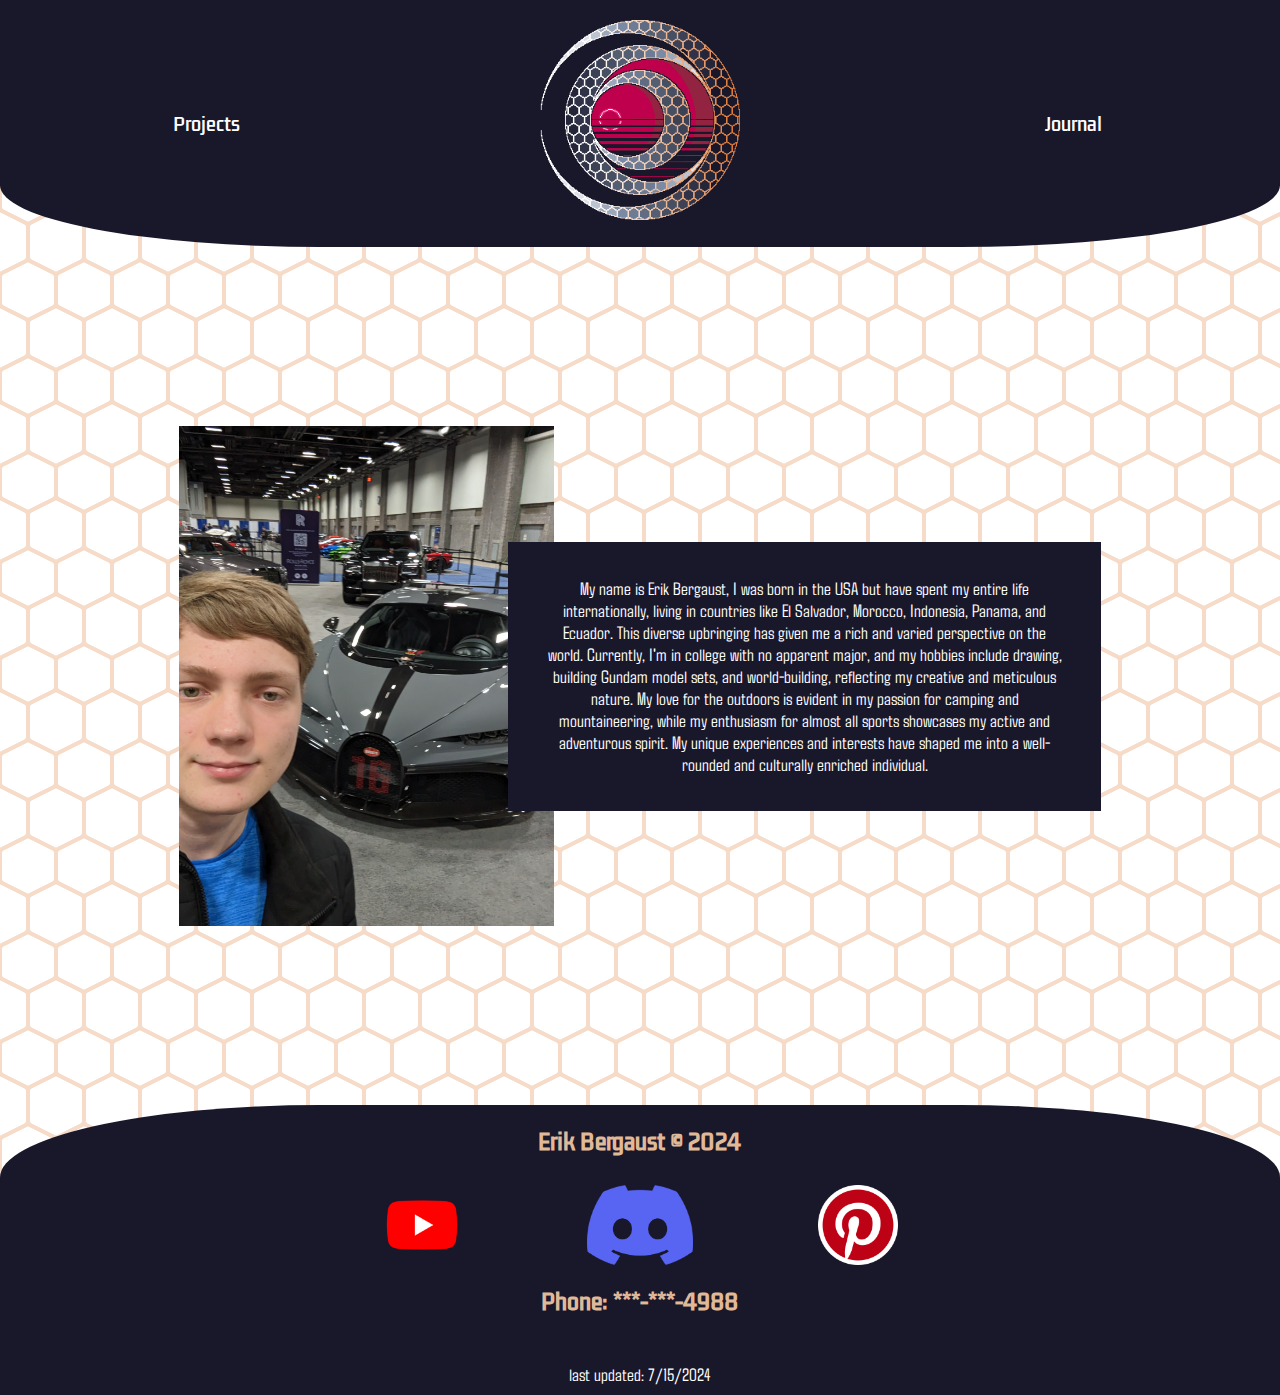
<file: index.html>
<!DOCTYPE html>
<html lang="en">
<head>
    <meta charset="UTF-8">
    <meta name="viewport" content="width=device-width, initial-scale=1.0">
    <title>Erik Bergaust Home</title>
    <link rel="stylesheet" href="styles/index.css">
</head>

<body>
    <header>

        <nav class="link">
            <a href="projects.html" target="_blank">Projects</a>
            <a href="index.html">
                <img class="logo-img" src="img/kings-chamber-logo.png" alt="Personal Logo">
            </a>
            <a href="journal.html" target="_blank">Journal</a>
        </nav>
    </header>
    
    <main>
        <div class="thin-box">
            <img src="img/PXL_20230121_152944763.jpg" alt="Image of me">
            <p>My name is Erik Bergaust, I was born in the USA but have spent my entire life internationally, living in countries like El Salvador, Morocco, Indonesia, Panama, and Ecuador. This diverse upbringing has given me a rich and varied perspective on the world. Currently, I'm in college with no apparent major, and my hobbies include drawing, building Gundam model sets, and world-building, reflecting my creative and meticulous nature. My love for the outdoors is evident in my passion for camping and mountaineering, while my enthusiasm for almost all sports showcases my active and adventurous spirit. My unique experiences and interests have shaped me into a well-rounded and culturally enriched individual.</p>
        </div>
    </main>

    <footer>
        <h3 class="cc">Erik Bergaust © 2024</h3>

        <div class="contact">
            <a href="https://www.youtube.com/channel/UC7_5-A55h99fC0VUhFMnZrQ">
                <img  src="img/youtube-logo.png" alt="Youtube logo">
            </a>
            <a href="https://discordapp.com/users/613400766127931400">
                <img src="img/discord-logo.png" alt="Discord logo">
            </a>
            <a href="https://www.pinterest.com/bananapic/">
                <img src="img/Pinterest-logo.png" alt="Pinterest logo">
            </a>
        </div>

        <h3 class="phone">Phone: ***-***-4988</h3>
        <p class="date">last updated: 7/15/2024</p>
    </footer>
</body>

</html>
</file>
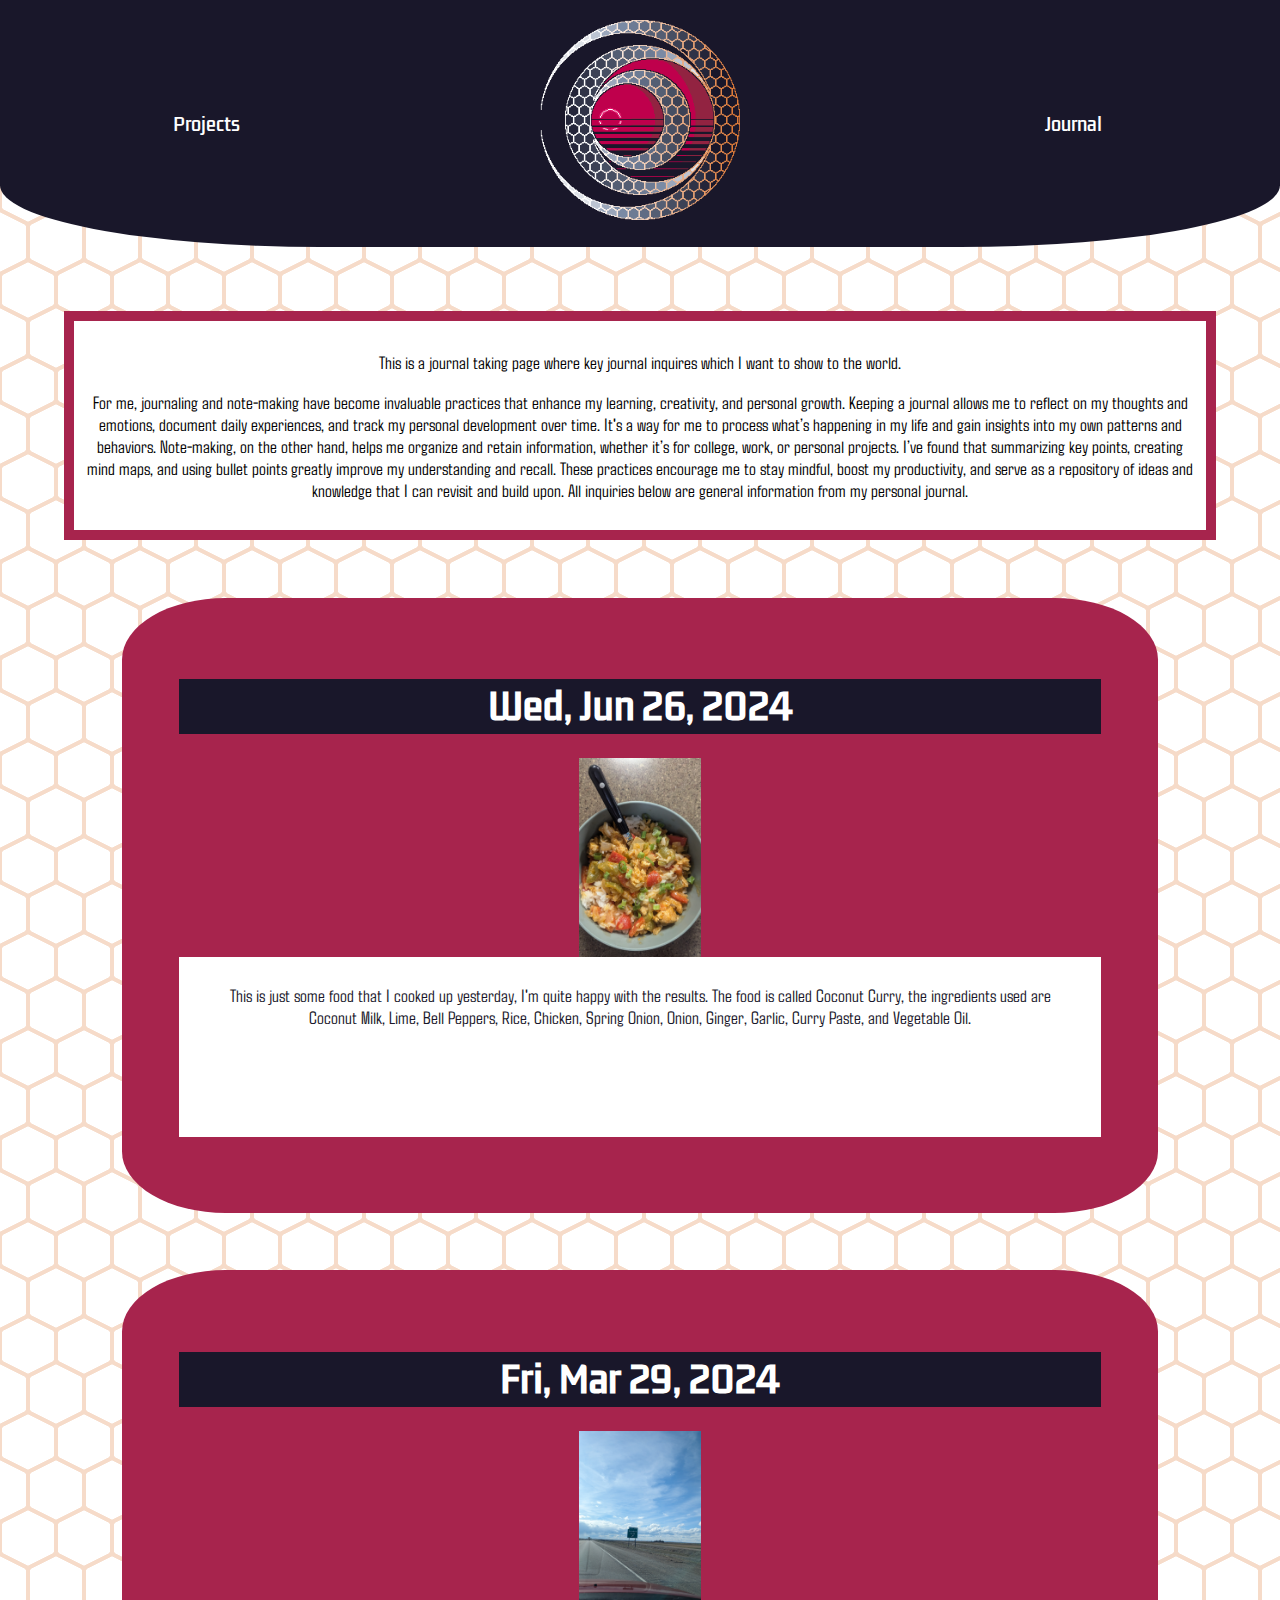
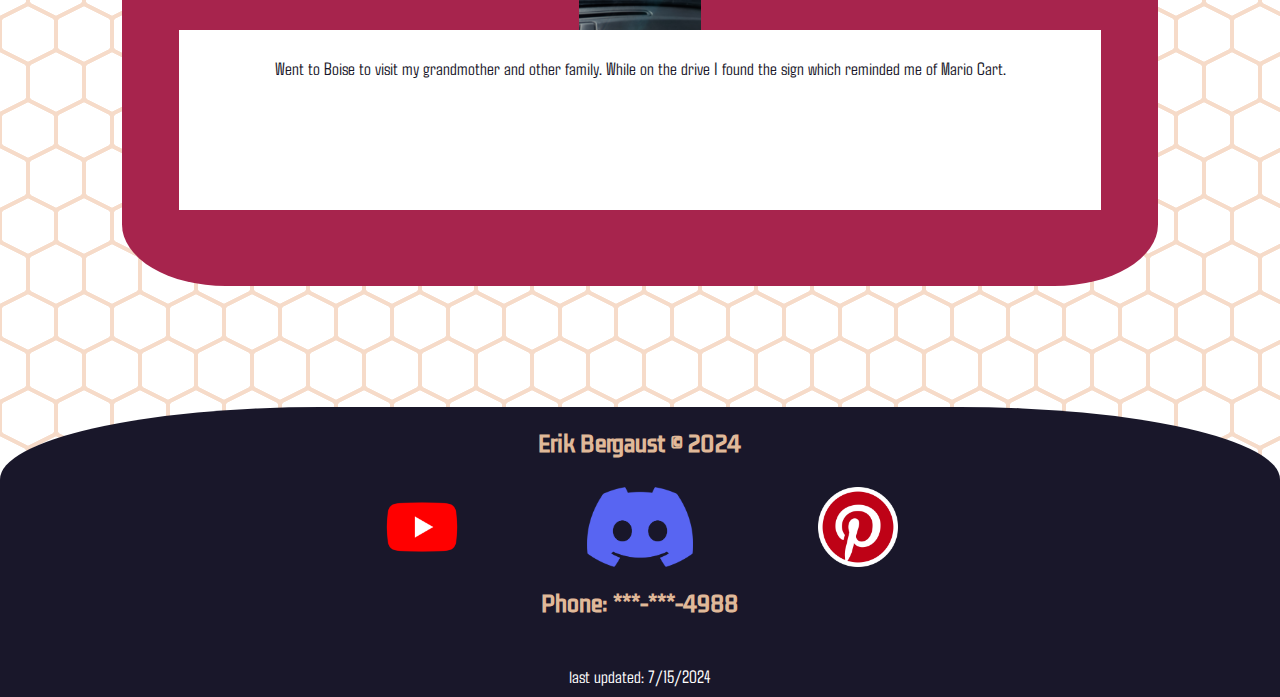
<file: journal.html>
<!DOCTYPE html>
<html lang="en">
<head>
    <meta charset="UTF-8">
    <meta name="viewport" content="width=device-width, initial-scale=1.0">
    <title>Erik Bergaust Journal</title>
    <link rel="stylesheet" href="styles/index.css">
</head>

<body>
    <header>

        <nav class="link">
            <a href="projects.html" target="_blank">Projects</a>
            <a href="index.html">
                <img class="logo-img" src="img/kings-chamber-logo.png" alt="Personal Logo">
            </a>
            <a href="journal.html" target="_blank">Journal</a>
        </nav>
    </header>
    
    <main>
        <div class="info">
        <p>This is a journal taking page where key journal inquires which I want to show to the world.</p>
        <p>For me, journaling and note-making have become invaluable practices that enhance my learning, creativity, and personal growth. Keeping a journal allows me to reflect on my thoughts and emotions, document daily experiences, and track my personal development over time. It's a way for me to process what’s happening in my life and gain insights into my own patterns and behaviors. Note-making, on the other hand, helps me organize and retain information, whether it’s for college, work, or personal projects. I’ve found that summarizing key points, creating mind maps, and using bullet points greatly improve my understanding and recall. These practices encourage me to stay mindful, boost my productivity, and serve as a repository of ideas and knowledge that I can revisit and build upon. All inquiries below are general information from my personal journal.</p>
        </div>
        
        <div class="tall-box">
            <h1>Wed, Jun 26, 2024</h1>
            <img src="img/coconut-curry.jpg" alt="Image of coconut curry I made">
            <p>This is just some food that I cooked up yesterday, I'm quite happy with the results. The food is called Coconut Curry, the ingredients used are Coconut Milk, Lime, Bell Peppers, Rice, Chicken, Spring Onion, Onion, Ginger, Garlic, Curry Paste, and Vegetable Oil.</p>
        </div>
        <div class="tall-box">
            <h1>Fri, Mar 29, 2024</h1>
            <img src="img/rainbow-road.jpg" alt="Image of highway sign stating rainbow road">
            <p>Went to Boise to visit my grandmother and other family. While on the drive I found the sign which reminded me of Mario Cart.</p>
        </div>
    </main>

    <footer>
        <h3 class="cc">Erik Bergaust © 2024</h3>

        <div class="contact">
            <a href="https://www.youtube.com/channel/UC7_5-A55h99fC0VUhFMnZrQ">
                <img  src="img/youtube-logo.png" alt="Youtube logo">
            </a>
            <a href="https://discordapp.com/users/613400766127931400">
                <img src="img/discord-logo.png" alt="Discord logo">
            </a>
            <a href="https://www.pinterest.com/bananapic/">
                <img src="img/Pinterest-logo.png" alt="Pinterest logo">
            </a>
        </div>

        <h3 class="phone">Phone: ***-***-4988</h3>
        <p class="date">last updated: 7/15/2024</p>
    </footer>
</body>

</html>
</file>
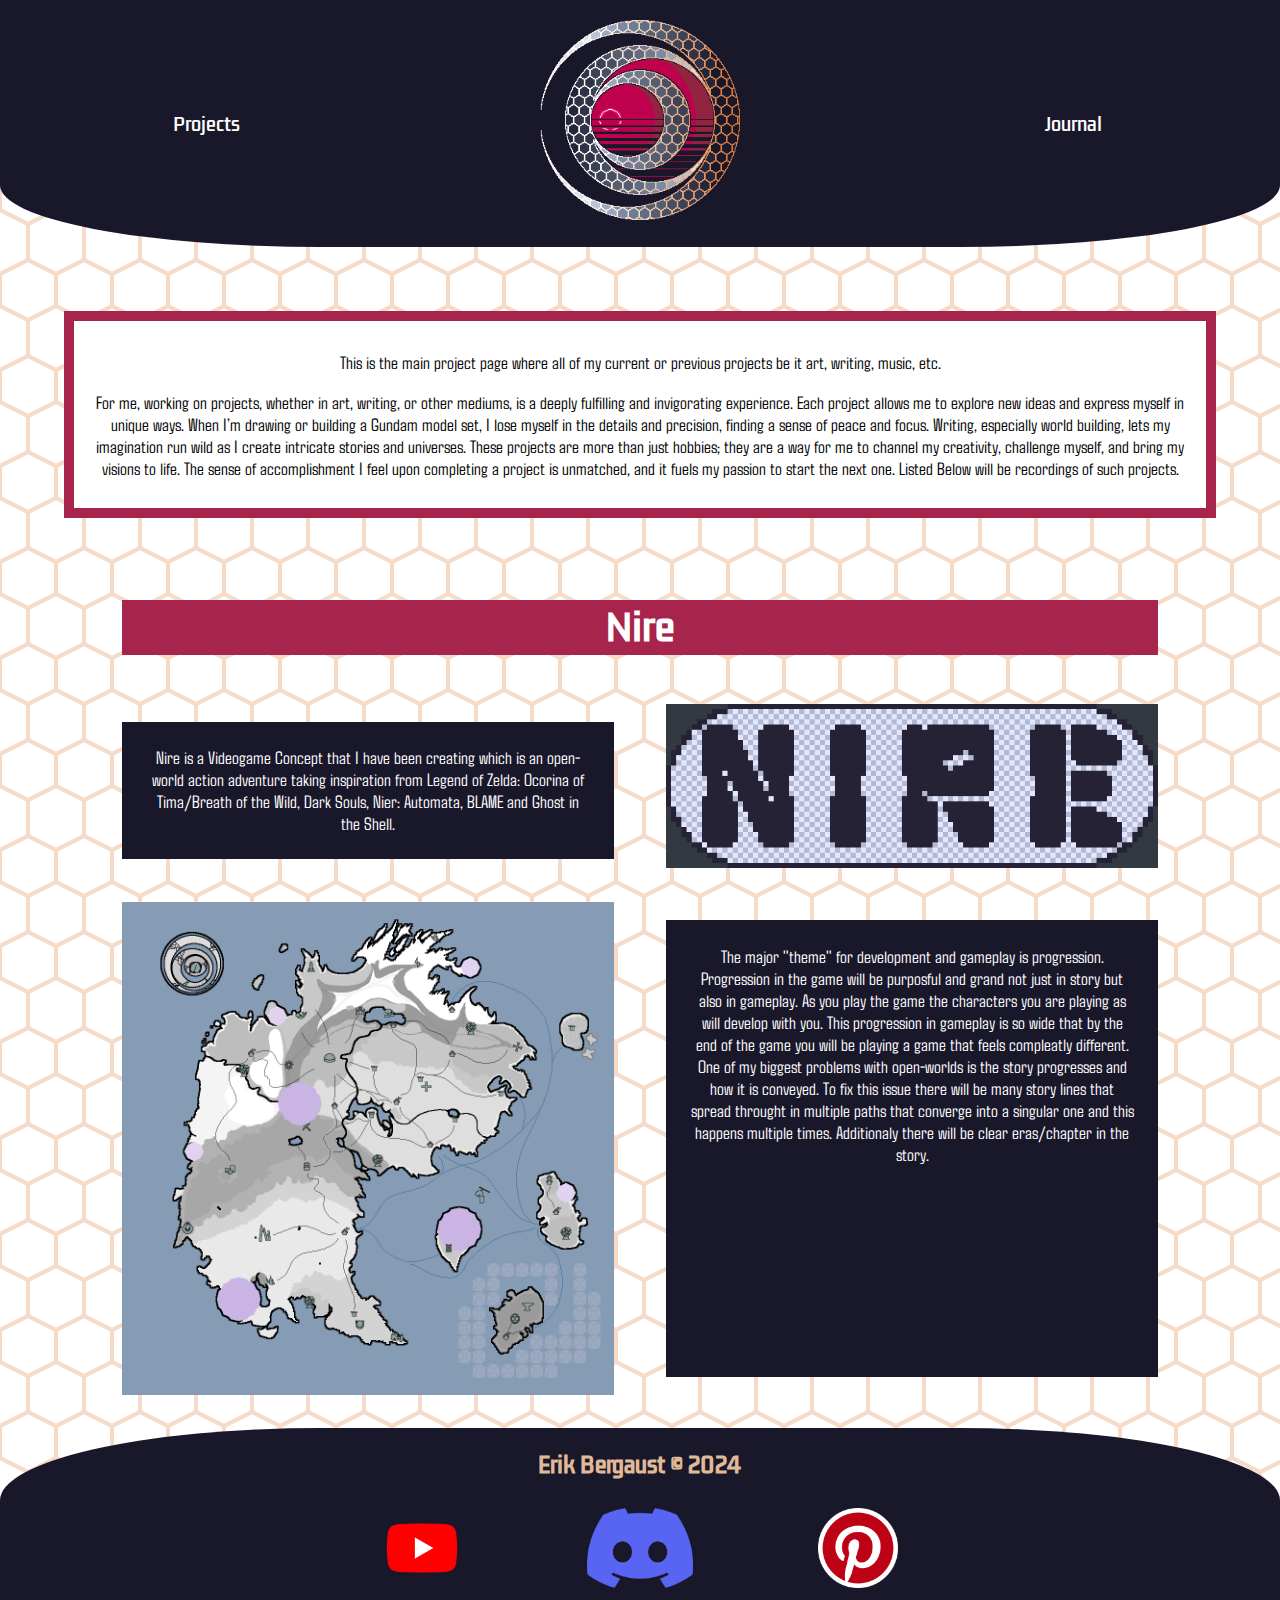
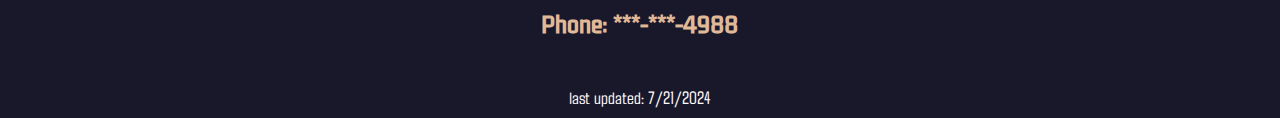
<file: projects.html>
<!DOCTYPE html>
<html lang="en">
<head>
    <meta charset="UTF-8">
    <meta name="viewport" content="width=device-width, initial-scale=1.0">
    <title>Erik Bergaust Projects</title>
    <link rel="stylesheet" href="styles/index.css">
</head>

<body>
    <header>

        <nav class="link">
            <a href="projects.html" target="_blank">Projects</a>
            <a href="index.html">
                <img class="logo-img" src="img/kings-chamber-logo.png" alt="Personal Logo">
            </a>
            <a href="journal.html" target="_blank">Journal</a>
        </nav>
    </header>

    <main>
        <div class="info">
        <p>This is the main project page where all of my current or previous projects be it art, writing, music, etc.</p>
        <p>For me, working on projects, whether in art, writing, or other mediums, is a deeply fulfilling and invigorating experience. 
            Each project allows me to explore new ideas and express myself in unique ways. 
            When I’m drawing or building a Gundam model set, I lose myself in the details and precision, finding a sense of peace and focus. 
            Writing, especially world building, lets my imagination run wild as I create intricate stories and universes. 
            These projects are more than just hobbies; they are a way for me to channel my creativity, challenge myself, and bring my visions to life. 
            The sense of accomplishment I feel upon completing a project is unmatched, and it fuels my passion to start the next one. Listed Below will be recordings of such projects.</p>
        </div>

        <div class="multi-box">
            <h1>Nire</h1>
            <img class="img1" src="img/nirelogo.png" alt="Placeholder Logo for Nire">
            <p class="p1">Nire is a Videogame Concept that I have been creating which is an open-world action adventure taking inspiration from Legend of Zelda: Ocorina of Tima/Breath of the Wild, Dark Souls, Nier: Automata, BLAME and Ghost in the Shell.</p>
            <img class="img2" src="img/world_map.png" alt="3rd rendition of the world map">
            <p class="p2">The major "theme" for development and gameplay is progression. Progression in the game will be purposful and grand not just in story but also in gameplay. As you play the game the characters you are playing as will develop with you. This progression in gameplay is so wide that by the end of the game you will be playing a game that feels compleatly different. One of my biggest problems with open-worlds is the story progresses and how it is conveyed. To fix this issue there will be many story lines that spread throught in multiple paths that converge into a singular one and this happens multiple times. Additionaly there will be clear eras/chapter in the story.</p>
        </div>
    </main>

    <footer>
        <h3 class="cc">Erik Bergaust © 2024</h3>

        <div class="contact">
            <a href="https://www.youtube.com/channel/UC7_5-A55h99fC0VUhFMnZrQ">
                <img  src="img/youtube-logo.png" alt="Youtube logo">
            </a>
            <a href="https://discordapp.com/users/613400766127931400">
                <img src="img/discord-logo.png" alt="Discord logo">
            </a>
            <a href="https://www.pinterest.com/bananapic/">
                <img src="img/Pinterest-logo.png" alt="Pinterest logo">
            </a>
        </div>

        <h3 class="phone">Phone: ***-***-4988</h3>
        <p class="date">last updated: 7/21/2024</p>
    </footer>
</body>

</html>
</file>
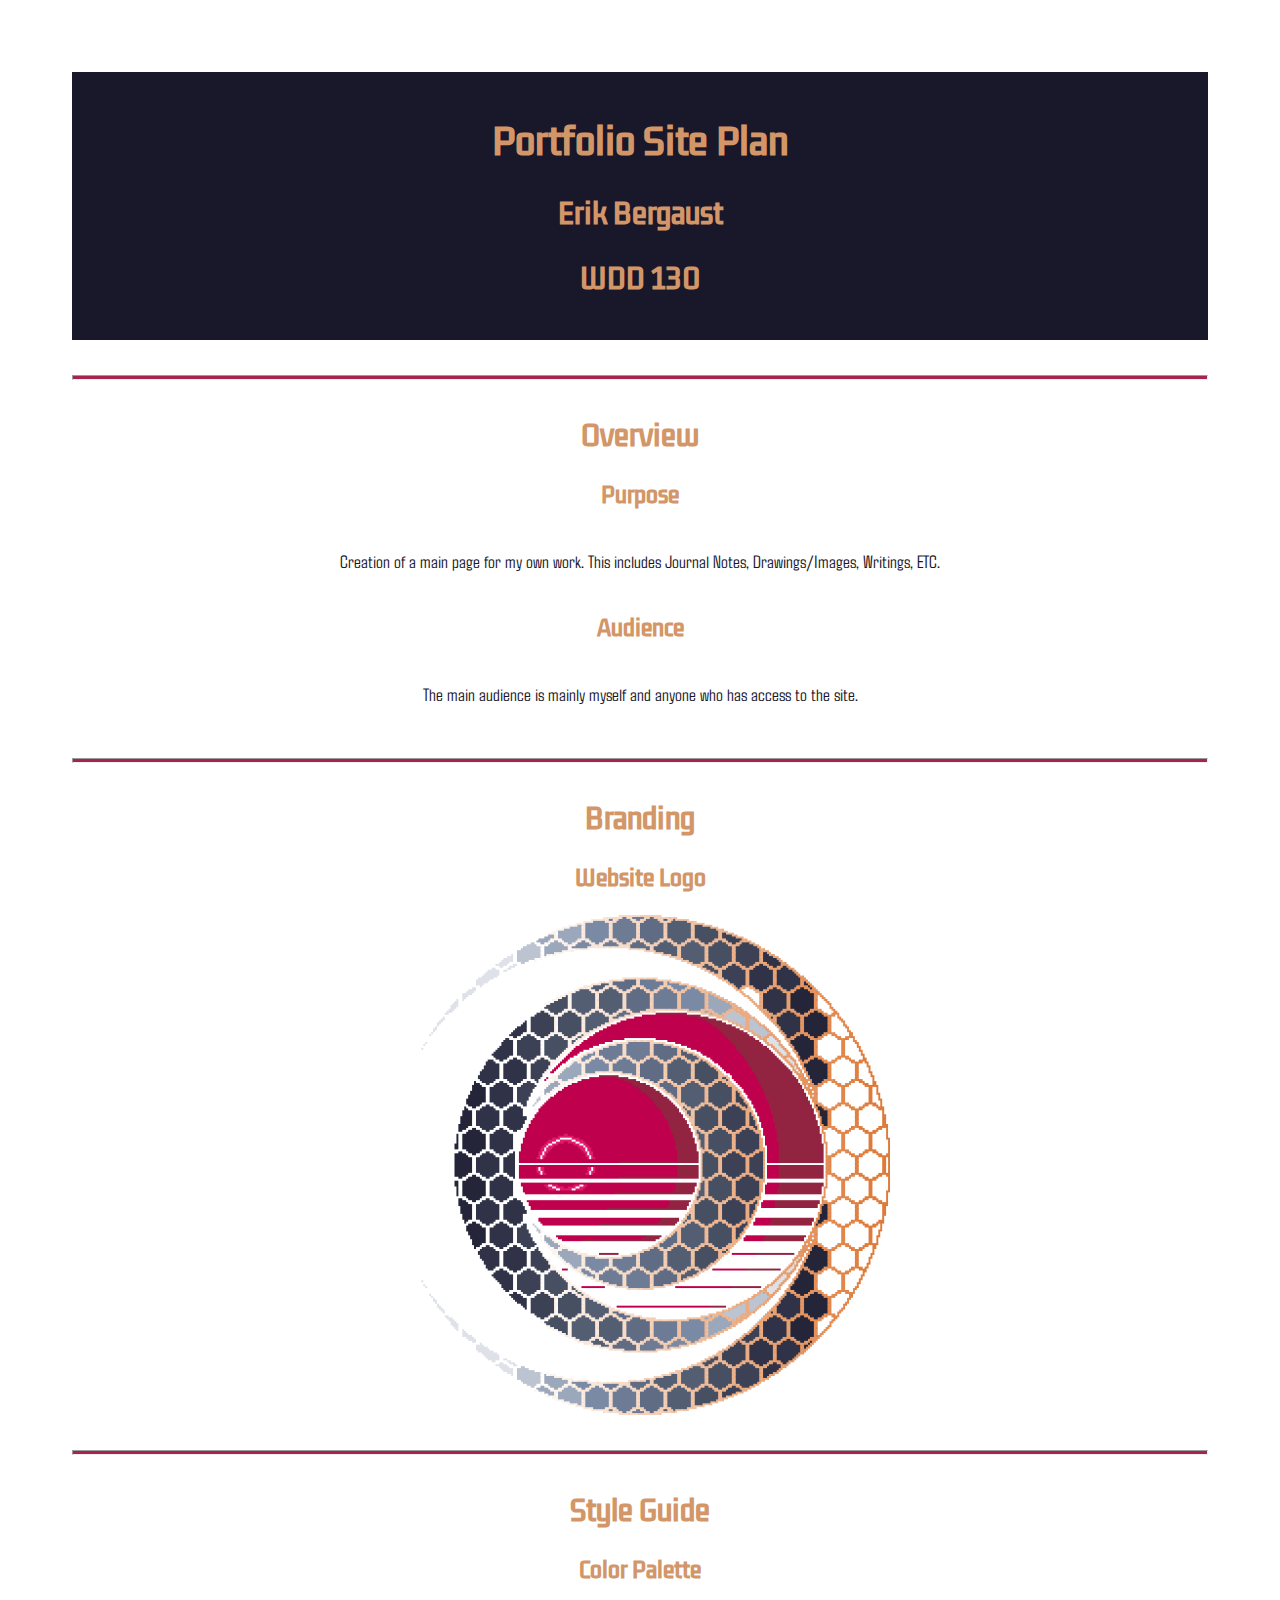
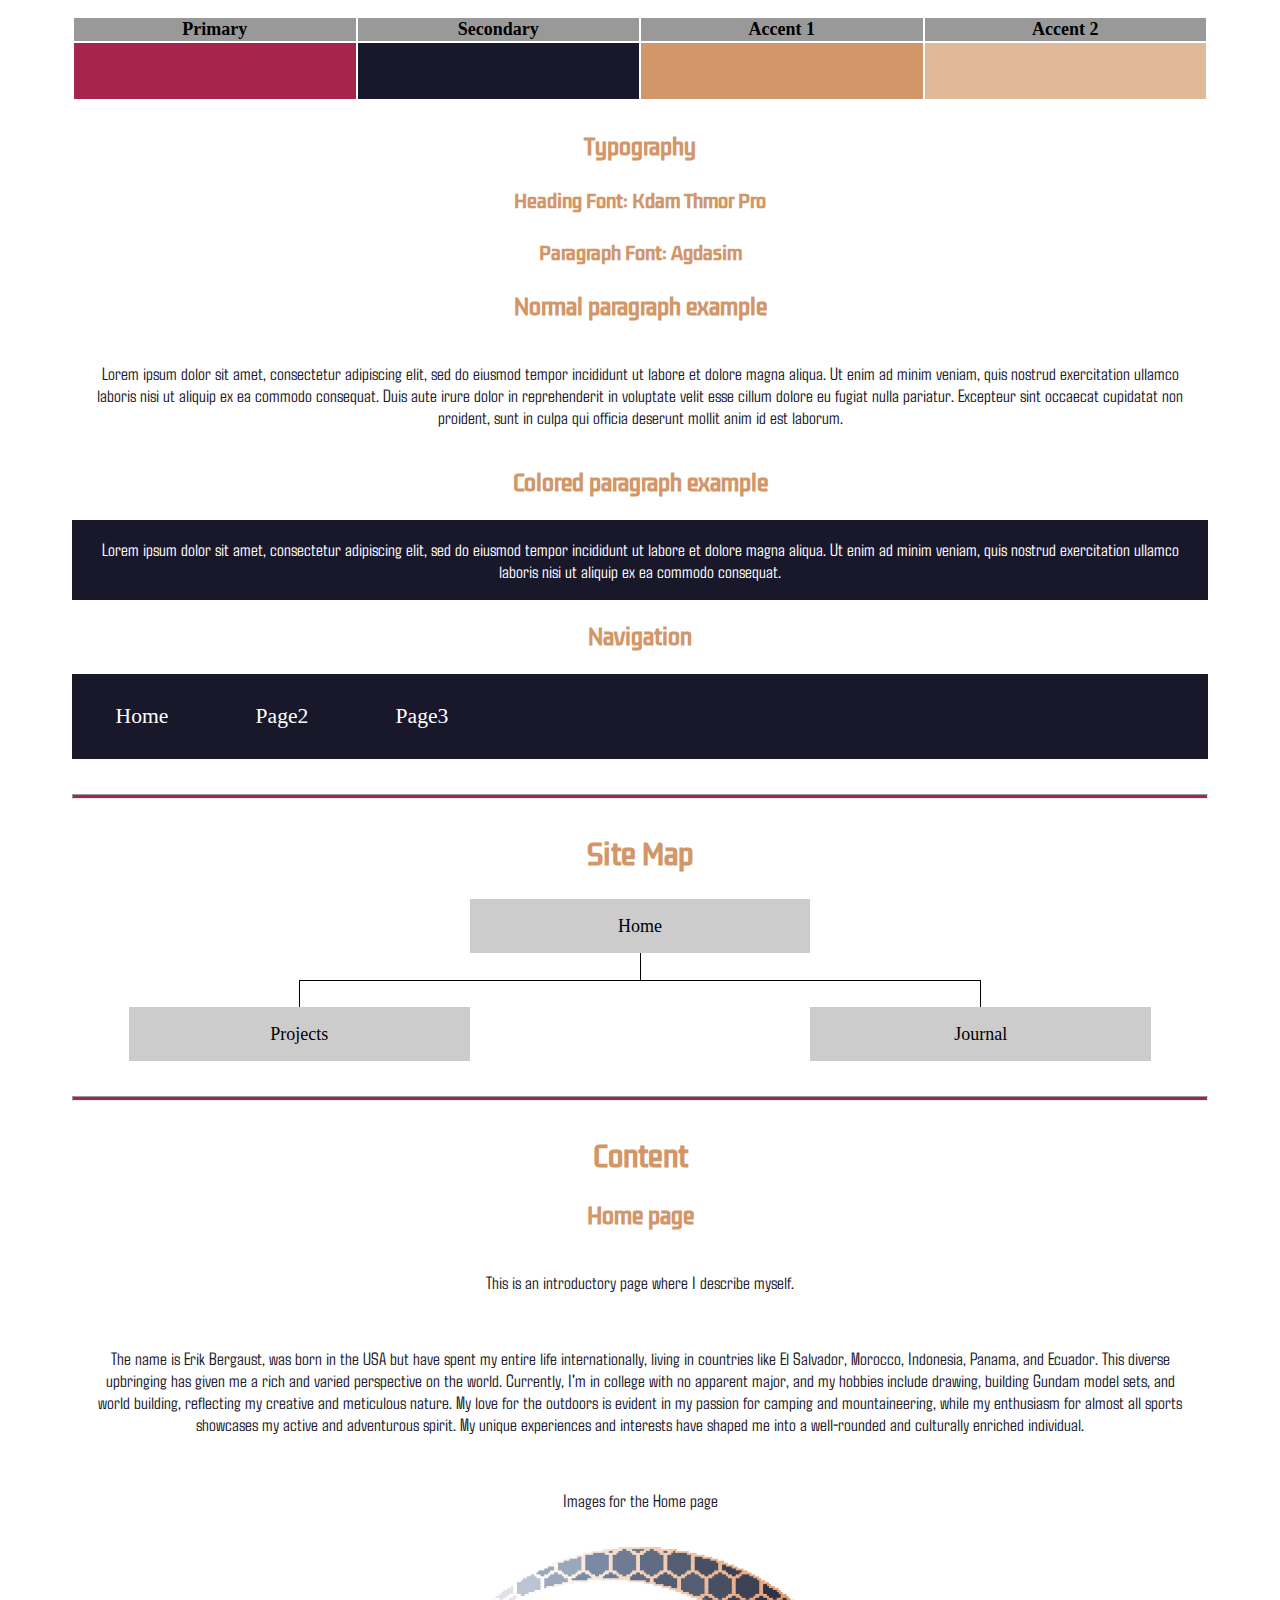
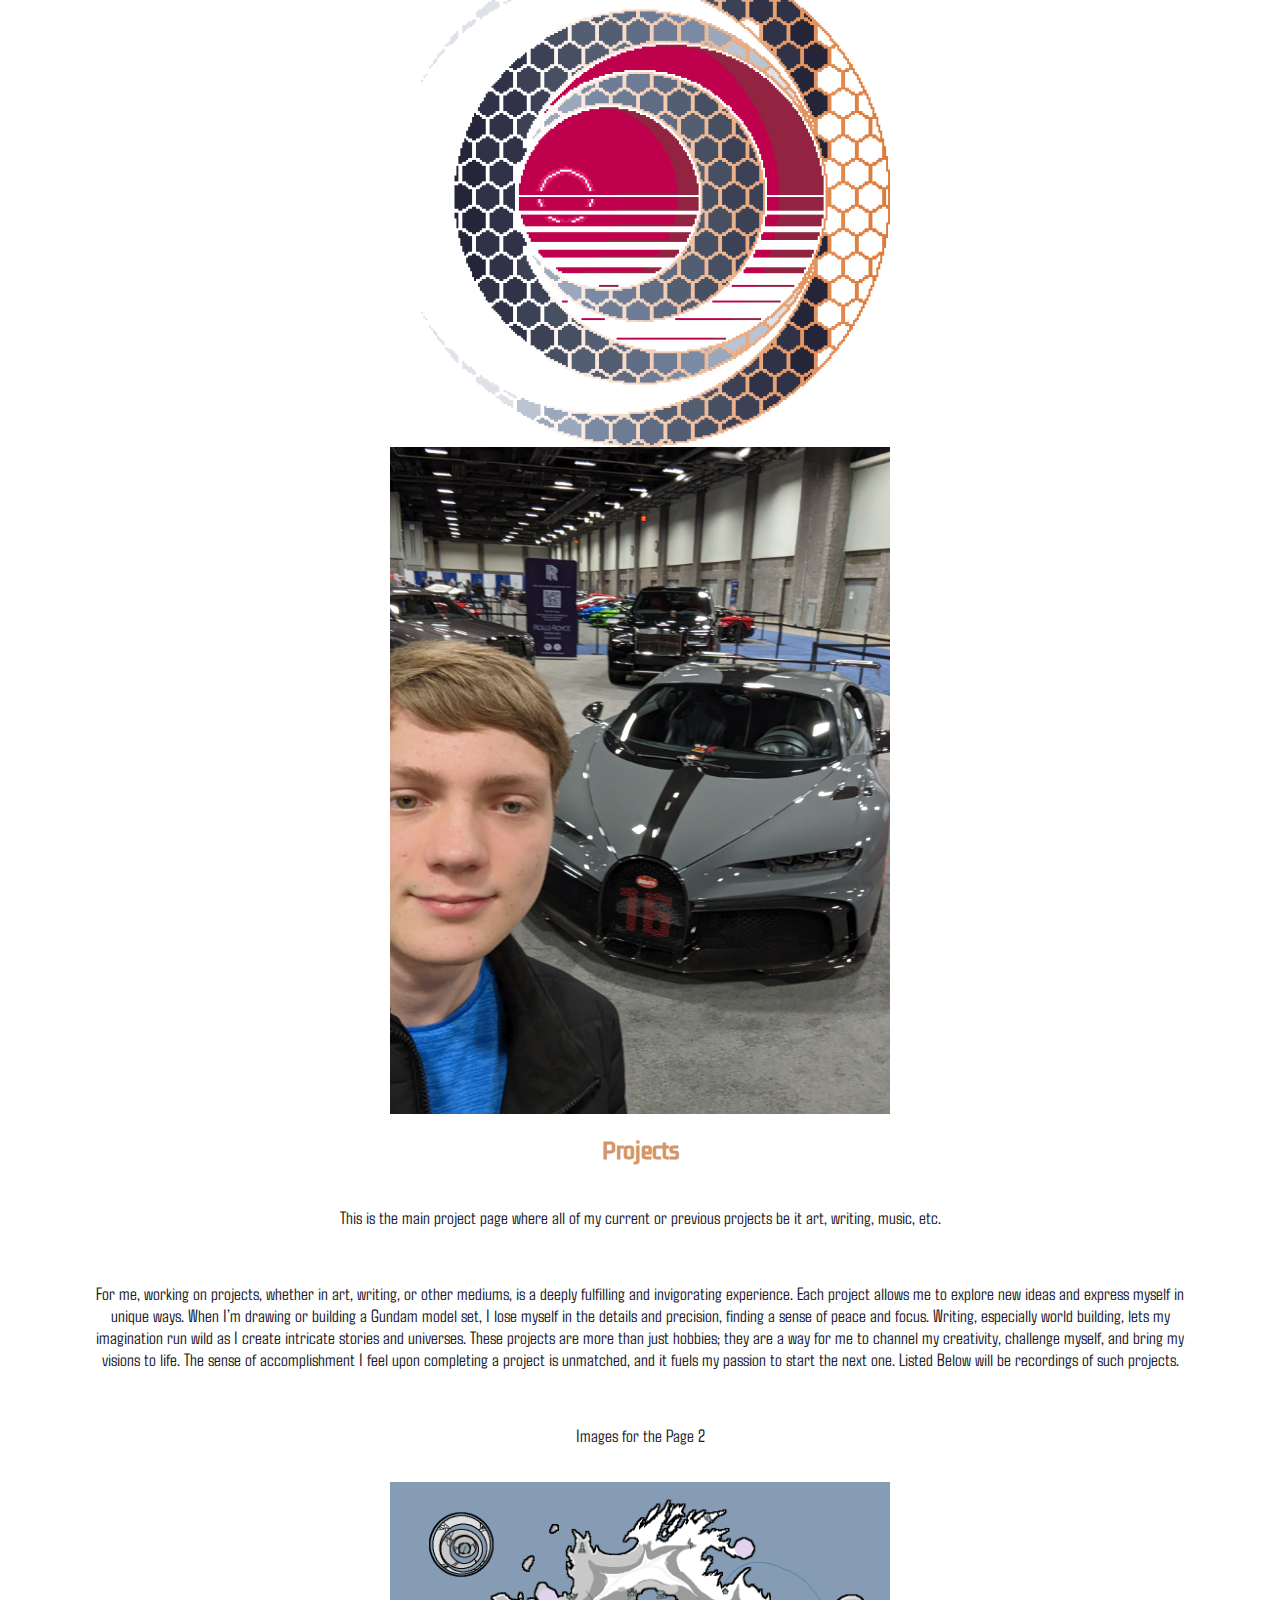
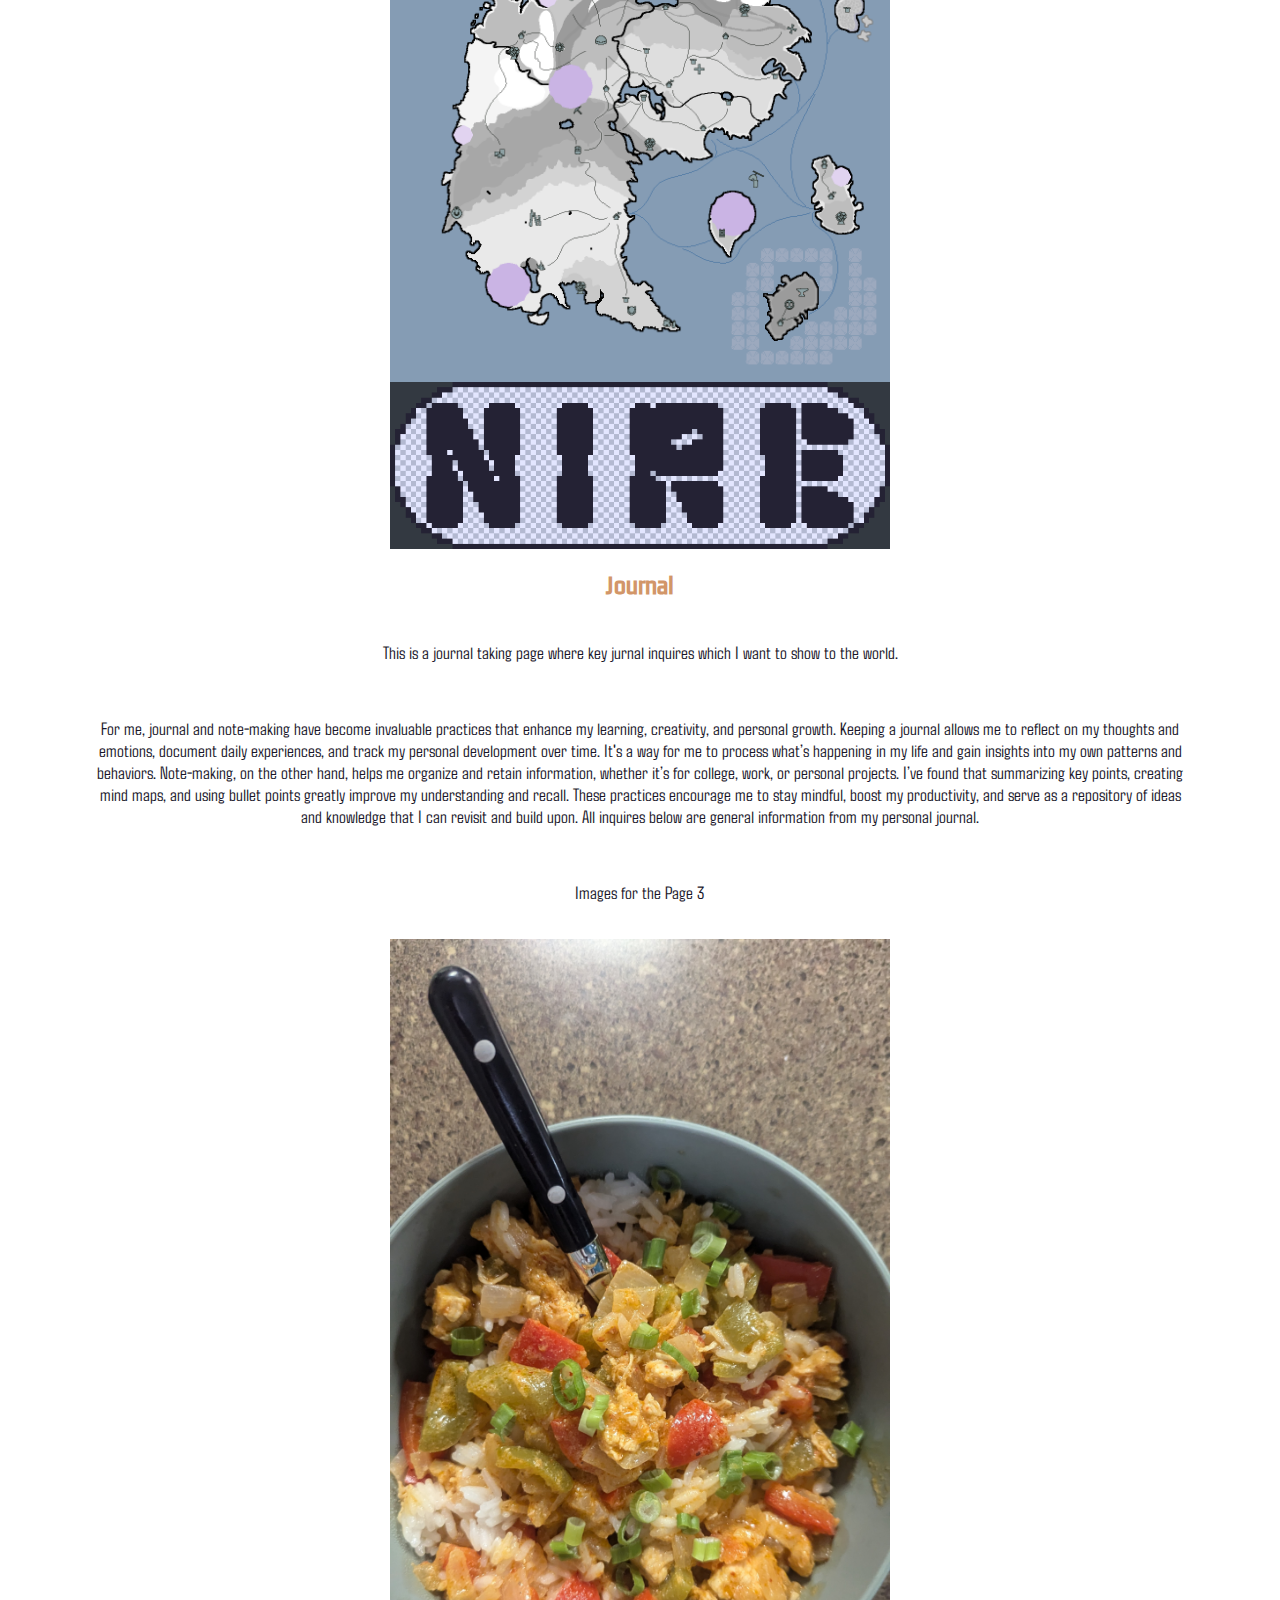
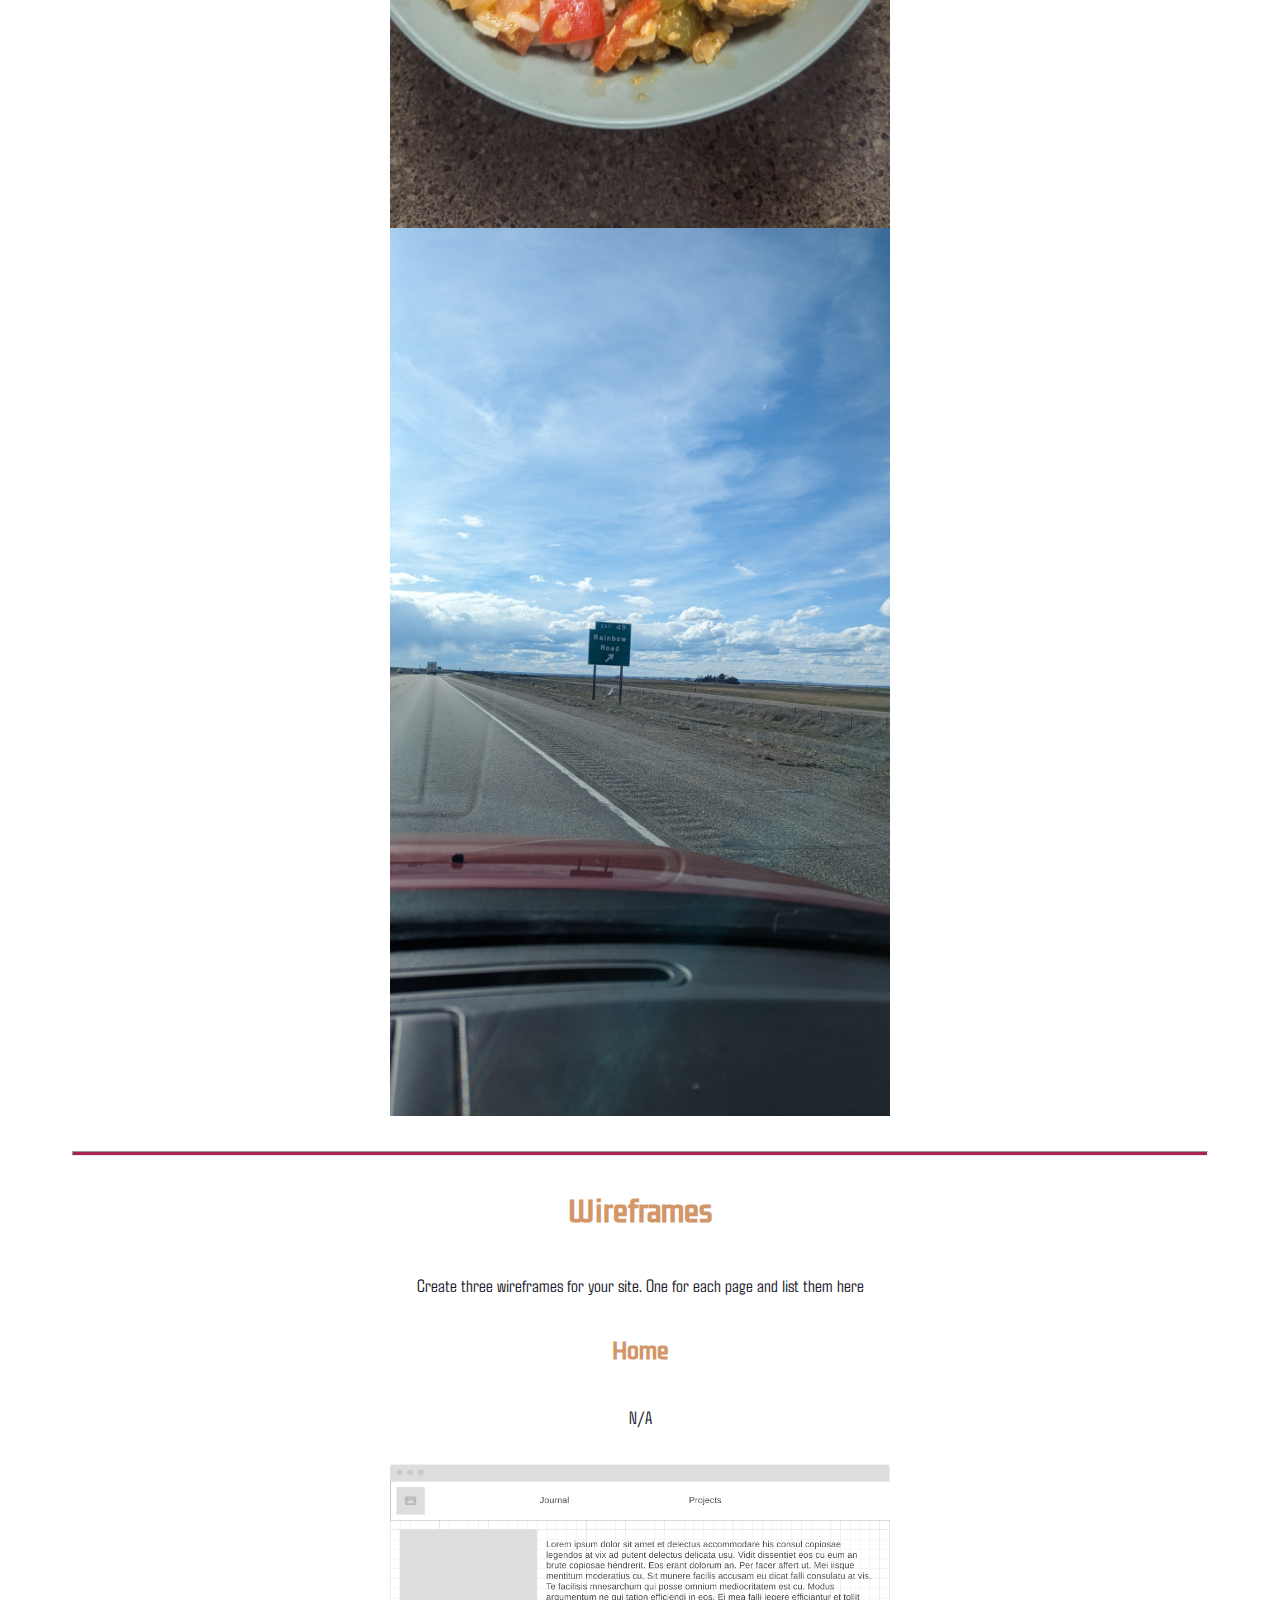
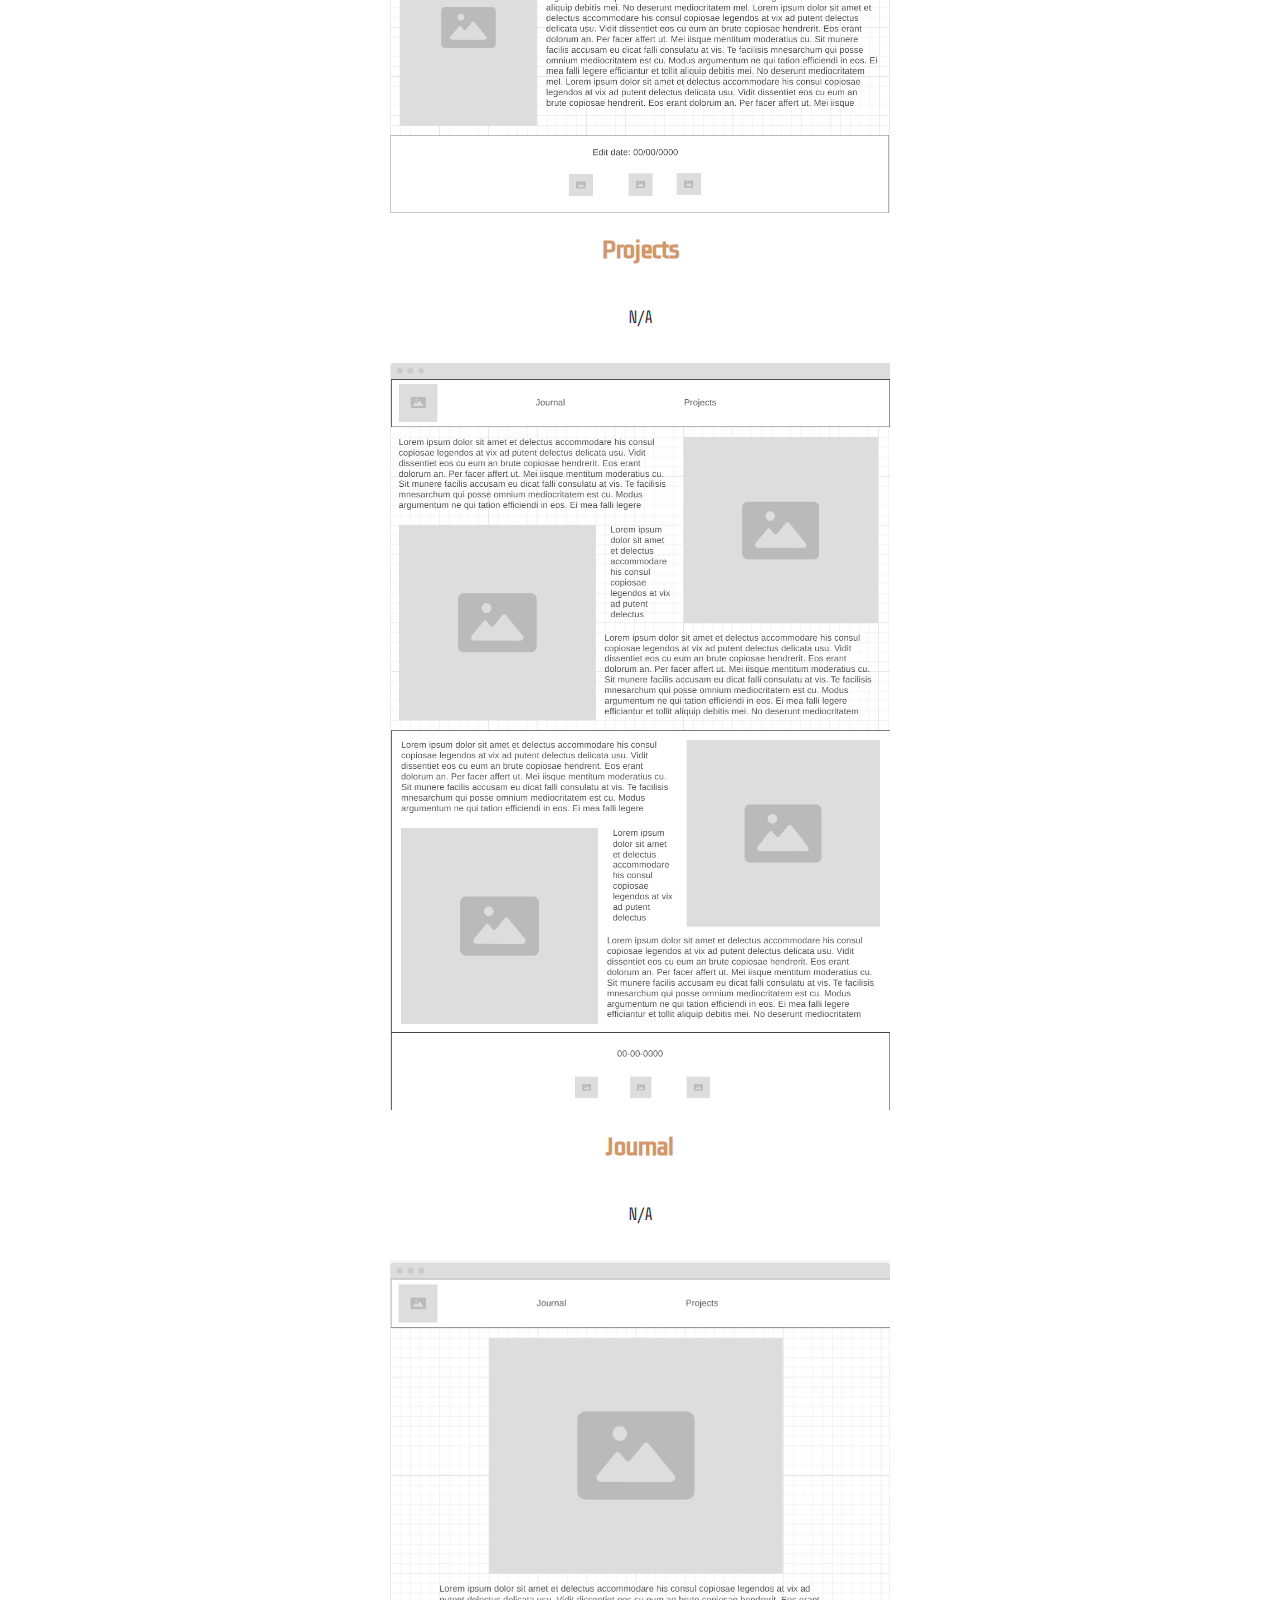
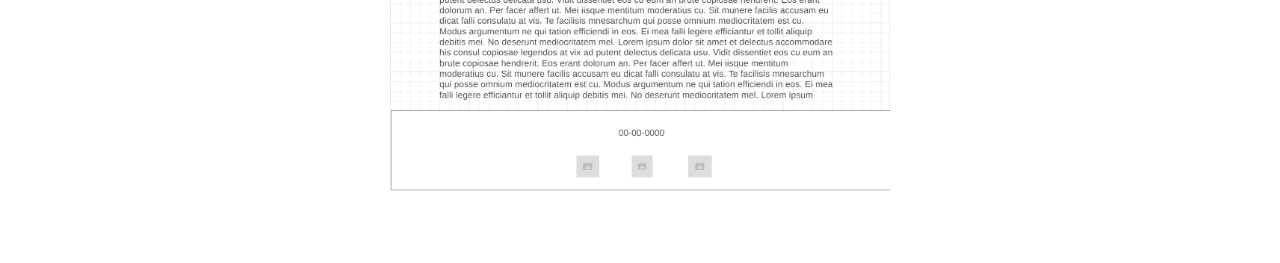
<file: site-plan.html>
<!DOCTYPE html>
<html lang="en-us">
    
  <head>
    <meta charset="utf-8">
    <title>Site Plan</title>
    <link type="text/css" rel="stylesheet" href="styles/site-plan.css">
  </head>

  <body>
    <header>
      <h1>Portfolio Site Plan</h1>
      <h2>Erik Bergaust</h2>
      <h2>WDD 130</h2>
      <!-- In the header above, add the name or your site, your name and class number. For example if you are in section 3 you would put WDD 130.03 -->
    </header>
    <main>

      <!-- ------------------------Steps 2-3------------------------------ -->
      <hr>
      <h2>Overview</h2>
      <h3>Purpose</h3>
      <p>Creation of a main page for my own work. This includes Journal Notes, Drawings/Images, Writings, ETC.</p>  <!-- change this -->


      <h3>Audience</h3>
      <p>The main audience is mainly myself and anyone who has access to the site.</p>  <!-- change this -->

      <hr>
      <h2>Branding</h2>
      <h3>Website Logo</h3>
      <!-- Replace this with some sort of logo for your site.  A logo can be as simple as the name of your site in a nice font :) -->
      <img src="img/Kings Chamber Logo.png" alt="Logo image" style="width: 500px;">
      <hr>
      <h2>
        Style Guide
      </h2>

      <!-- ------------------------Steps 4-8------------------------------ -->

      <h3>
        Color Palette
      </h3>
      <!--  The colors you choose for a website are one of the most important decisions you will make. Follow the instructions on the activity in iLearn. You should have at least 2 colors but do not have to fill in all 4 if you do not need them.  -->

      <table class="colors">
        <tr><th>Primary</th><th>Secondary</th><th>Accent 1</th><th>Accent 2</th></tr>
        <!-- Switch to the site-plan.css file and change your colors there. -->
        <tr><td class="primary"></td><td class="secondary"></td><td class="accent1"></td><td class="accent2"></td></tr>
      </table>

      <!-- ------------------------Step 9------------------------------ -->

      <h3>
        Typography
      </h3>
      <!-- Choose a font for your paragraphs (body copy) and headlines. What font(s) have you chosen? Why did you choose what you did?  Make sure to review the list of web safe fonts at W3Schools.org as a starting point.  Think also about which of your colors above you might use for background and font colors. -->

      <h4>
        Heading Font: Kdam Thmor Pro  <!-- change this -->
      </h4>
      <h4>
        Paragraph Font: Agdasim  <!-- change this -->
      </h4>
      <h3>
        Normal paragraph example
      </h3>
      <p>
        Lorem ipsum dolor sit amet, consectetur adipiscing elit, sed do eiusmod tempor incididunt ut labore et dolore magna aliqua. Ut enim ad minim veniam, quis nostrud exercitation ullamco laboris nisi ut aliquip ex ea commodo consequat. Duis aute irure dolor in reprehenderit in voluptate velit esse cillum dolore eu fugiat nulla pariatur. Excepteur sint occaecat cupidatat non proident, sunt in culpa qui officia deserunt mollit anim id est laborum.
      </p>
      <h3>
        Colored paragraph example
      </h3>
      <p class="colored">
        Lorem ipsum dolor sit amet, consectetur adipiscing elit, sed do eiusmod tempor incididunt ut labore et dolore magna aliqua. Ut enim ad minim veniam, quis nostrud exercitation ullamco laboris nisi ut aliquip ex ea commodo consequat. 
      </p>

      <!-- ------------------------Step 10------------------------------ -->

      <h3>
        Navigation
      </h3>
      <!-- Think about how you want your navigation bar to look. In the site-plan.css file change the colors to your colors to get the look you desire. --> 
      <nav>
        <a href="#">Home</a>
        <a href="#">Page2</a>
        <a href="#">Page3</a>
      </nav>
      <hr>
      <h2>
        Site Map
      </h2>
      <div class="sitemap">
        <div class="sm-home">
          Home
        </div>
        <div class="sm-page2">
          Projects <!-- change this -->
        </div>
        <div class="sm-page3">
          Journal  <!-- change this -->
        </div>

        <div class="top">
          &nbsp;
        </div>
        <div class="left">
          &nbsp;
        </div>
        <div class="right">
          &nbsp;
        </div>

      </div>

      <!-- --------Content Section -------------- -->
      <hr>
      <h2>
        Content
      </h2>
      <h3>Home page</h3>
      <p>
        This is an introductory page where I describe myself. 
      </p>
      <p>
        The name is Erik Bergaust, was born in the USA but have spent my entire life internationally, living in countries like El Salvador, Morocco, Indonesia, Panama, and Ecuador. 
        This diverse upbringing has given me a rich and varied perspective on the world. 
        Currently, I'm in college with no apparent major, and my hobbies include drawing, building Gundam model sets, and world building, reflecting my creative and meticulous nature. 
        My love for the outdoors is evident in my passion for camping and mountaineering, while my enthusiasm for almost all sports showcases my active and adventurous spirit. 
        My unique experiences and interests have shaped me into a well-rounded and culturally enriched individual.
      </p>
      <p>Images for the Home page</p>
        <img src="img/Kings Chamber Logo.png" alt="image for homepage" style="width: 500px;">
        <img src="img/PXL_20230121_152944763.jpg" alt="image for homepage" style="width: 500px;">

      </ul>
      <h3>Projects</h3>
      <p>
        This is the main project page where all of my current or previous projects be it art, writing, music, etc.
      </p>
      <p>
        For me, working on projects, whether in art, writing, or other mediums, is a deeply fulfilling and invigorating experience. 
        Each project allows me to explore new ideas and express myself in unique ways. 
        When I’m drawing or building a Gundam model set, I lose myself in the details and precision, finding a sense of peace and focus. 
        Writing, especially world building, lets my imagination run wild as I create intricate stories and universes. 
        These projects are more than just hobbies; they are a way for me to channel my creativity, challenge myself, and bring my visions to life. 
        The sense of accomplishment I feel upon completing a project is unmatched, and it fuels my passion to start the next one. Listed Below will be recordings of such projects.
      </p>
      <p>Images for the Page 2</p>
        <img src="img/world map.png" alt="image for page" style="width: 500px;">
        <img src="img/nirelogo.png" alt="image for page" style="width: 500px;">

      </ul>
      <h3>Journal</h3>
      <p>
        This is a journal taking page where key jurnal inquires which I want to show to the world.
      </p>
      <p>
        For me, journal and note-making have become invaluable practices that enhance my learning, creativity, and personal growth. 
        Keeping a journal allows me to reflect on my thoughts and emotions, document daily experiences, and track my personal development over time. 
        It's a way for me to process what’s happening in my life and gain insights into my own patterns and behaviors. 
        Note-making, on the other hand, helps me organize and retain information, whether it’s for college, work, or personal projects. 
        I’ve found that summarizing key points, creating mind maps, and using bullet points greatly improve my understanding and recall. 
        These practices encourage me to stay mindful, boost my productivity, and serve as a repository of ideas and knowledge that I can revisit and build upon.
        All inquires below are general information from my personal journal.
      </p>
      <p>Images for the Page 3</p>
        <img src="img/coconutcurry.jpg" alt="image for page3" style="width: 500px;">
        <img src="img/rainbow road.jpg" alt="image for page3" style="width: 500px;">

      </ul>
      <hr>
      <h2>
        Wireframes
      </h2>
      <p>
        Create three wireframes for your site. One for each page and list them here</p>

      <h3>Home</h3>
      <p>         
        N/A
      </p>
      <img src="img/Screenshot 2024-06-30 222912.png" alt="home page wireframee" style="width: 500px;">

      <h3>Projects</h3>
      <p>         
        N/A
      </p>
      <img src="img/Screenshot 2024-06-30 223702.png" alt="page 2 wireframe" style="width: 500px;">

      <h3>Journal</h3>
      <p>         
        N/A
      </p>
      <img src="img/Screenshot 2024-06-30 223952.png" alt="page 3 wireframe" style="width: 500px;">
    </main>
  </body>

</html>
</file>
<file: styles/index.css>
@import url('https://fonts.googleapis.com/css2?family=Agdasima:wght@400;700&family=Kdam+Thmor+Pro&family=Protest+Guerrilla&display=swap');


:root{
--primary-color:    #A7244D;
--secondary-color: #19172A ;
--accent1-color: #D29668;
--accent2-color: #E0B999;
--solid-color: white;

--heading-font: "Kdam Thmor Pro", sans-serif;
--paragraph-font: "Agdasima", sans-serif;
}

body {
    background-image: url("../img/hexgrid.png");
    max-width: 1400px;
    margin: 0 auto;
    font-size: 18px;
    text-align: center;
}

main{
    padding: 5%;
}

h1, h2, h3, h4, h5, h6, a {
    font-family: var(--heading-font);
    color: var(--headline-color-on-white);
}

p {
    font-family: var(--paragraph-font);
    color: var(--paragraph-color-on-white);
}

header{
    background-color: var(--secondary-color);
    color: var(--solid-color);
    text-decoration: none;
    border-bottom-left-radius: 25%;
    border-bottom-right-radius: 25%;
    padding: 0;
}
.info{
    background-color: var(--solid-color);
    padding: 1%;
    border-style: solid;
    border-color: #A7244D;
    border-width: 10px;
}

.logo-img{
    max-width: 200px;
}

.link{
    text-align: center;
    padding: 1em;
    min-width: 120px;
    text-decoration: none;
    padding: 10px;
    display: flex;
    justify-content: space-around;
    justify-items: center;
    align-items: center;
}

.link a{
    text-align: center;
    padding: 1em;
    min-width: 120px;
    text-decoration: none;
    padding: 10px;
}

.link a:hover{
    background-color: var(--primary-color);
    border-radius: 5%;
}

.thin-box{
    margin: 5% 5% 5% 5%;
    padding: 5%;
    display: grid;
    grid-template-columns: 5fr 1fr 3fr 5fr ;
    grid-template-rows: 1fr 3fr 1fr;
    max-height: 500px;
}

.thin-box img{
    max-height: 100%;
    grid-column: 1/3;
    grid-row:1/4;
    z-index: -1;
}

.thin-box p{
    background-color: var(--secondary-color);
    color: var(--solid-color);
    max-height: 100%;
    grid-column: 2/5;
    grid-row:2/3;
    padding: 6%;
}

.multi-box{
    height: 500px;
    margin: 5% 5% 5% 5%;
    padding-bottom: 20%;
    display: grid;
    grid-template-columns: 5fr 5fr ;
    grid-template-rows: 1fr 1fr 1fr;
    gap: 5%;
}

.multi-box h1{
    background-color: var(--primary-color);
    color: var(--solid-color);
    grid-column: 1/3;
    grid-row: 1/2;
}

.multi-box .p1{
    background-color: var(--secondary-color);
    color: var(--solid-color);
    max-width: 100%;
    grid-column: 1/2;
    grid-row:2/3;
    padding: 5%;
}

.multi-box .img1{
    max-width: 100%;
    max-height: 100%;
    grid-column: 2/3;
    grid-row:2/4;
    z-index: -1;
}

.multi-box .img2{
    max-width: 100%;
    max-height: 100%;
    grid-column: 1/2;
    grid-row:3/4;
    z-index: -1;
}

.multi-box .p2{
    background-color: var(--secondary-color);
    color: var(--solid-color);
    max-width: 100%;
    grid-column: 2/3;
    grid-row:3/4;
    padding: 5%;
}

.tall-box{    
    background-color: var(--primary-color);
    border-radius: 10%;
    padding: 5%;
    margin: 5% 5% 5% 5%;
    display: grid;
    grid-template-columns: 1fr 1fr ;
    grid-template-rows: 1fr 5fr 1fr 5fr;
    height: 500px;
}

.tall-box h1{
    background-color: var(--secondary-color);
    color: var(--solid-color);
    grid-column: 1/3;
    grid-row: 1/2;
}

.tall-box img{
    max-height: 100%;
    grid-column: 1/3;
    grid-row:2/4;
    z-index: 1;
    margin: auto;
}

.tall-box p{
    z-index: 2;
    background-color: var(--solid-color);
    color: var(--secondary-color);
    max-height: 100%;
    grid-column: 1/3;
    grid-row:3/5;
    padding: 3%;
}

footer{
    display:grid;
    grid-template-columns: 1fr 1fr 1fr 1fr 1fr 1fr 1fr;
    grid-template-rows: 80px 80px 80px 50px;
    max-height: 290px;
    background-color: var(--secondary-color);
    border-top-left-radius: 25%;
    border-top-right-radius: 25%;
}
.cc{
    grid-column: 3/6;
    grid-row: 1/2;
    color: var(--accent2-color);
}

.contact{
    margin: auto;
    grid-column: 1/8;
    grid-row: 2/3;
    width: 50%;
    display: flex;
    justify-content: space-around;
    justify-items: center;
    align-items: center;
}

.contact img{
   height: 80px;
}

.phone{
    grid-column: 3/6;
    grid-row: 3/4;
    color: var(--accent2-color);
}

.date{
    grid-column: 4/5;
    grid-row: 4/5;
    color: var(--solid-color);
}

@media screen and (max-width: 700px) {
    body{
        font-size:50%;
    }
    header{   
        margin: auto;
        display: block;
        height: auto;
        width: 100%;
    }
    nav, footer {
        flex-direction: column;
    }
    nav a {
        display: block;
        padding: 15px;
    }
    img{
        width: 100%;
    }
    header {
        margin-top: 0;
    }
    main img{
        grid-column: 1/4;
    }
}
</file>
<file: styles/site-plan.css>
/* if you are using any Google fonts change the font names below to your fonts. 
Any spaces in your font name should be replaced with a +. 
Fonts are separated by a | */
@import url('https://fonts.googleapis.com/css2?family=Agdasima:wght@400;700&family=Kdam+Thmor+Pro&family=Protest+Guerrilla&display=swap');

:root {
  /* change the values below to your colors from your palette */
  --primary-color:    #A7244D;
  --secondary-color: #19172A ;
  --accent1-color: #D29668;
  --accent2-color: #E0B999;
  --solid-color: white;

  /* change the values below to your chosen font(s) */
  --heading-font: "Kdam Thmor Pro", sans-serif;
  --paragraph-font: "Agdasima", sans-serif;

  /* these colors below should be chosen from among your palette colors above */
  --headline-color-on-white: var(--accent1-color);  /* headlines on a white background */ 
  --headline-color-on-color: var(--accent1-color); /* headlines on a colored background */ 
  --paragraph-color-on-white: var(--secondary-color); /* paragraph text on a white background */ 
  --paragraph-color-on-color: var(--solid-color); /* paragraph text on a colored background */ 
  --paragraph-background-color: var(--secondary-color) ;
  --nav-link-color: var(--solid-color);
  --nav-background-color: var(--secondary-color);
  --nav-hover-link-color: var(--solid-color);
  --nav-hover-background-color: var(--primary-color);
}


/*  Look around below...but DON'T CHANGE ANYTHING! */

body {
  max-width: 1200px;
  margin: 0 auto;
  padding: 4em;
  font-size: 18px;
  text-align: center;
}
img {
  display: block;
  margin: 0 auto;
}
h1, h2, h3, h4, h5, h6 {
  font-family: var(--heading-font);
  color: var(--headline-color-on-white);
}
h2 {
  text-align: center;
}
hr {
  height: 3px;
  margin: 35px 0;
  background: var(--primary-color);
}
header {
  padding: 1em;
  text-align: center;
  color: var(--headline-color-on-color);
  background-color: var(--paragraph-background-color);
}
header > h1, header > h2 {
  color: var(--headline-color-on-color);
}

p {
  font-family: var(--paragraph-font);
  color: var(--paragraph-color-on-white);
  padding: 1em;
}
.colors {
  width: 100%;
  min-width: 350px;
  margin: 30px auto;
  text-align: center;
}
.colors th {
  background-color: #999;
}
.colors td{
  width: 25%;
  height: 3em;
}

.primary {
  background-color: var(--primary-color);
}
.secondary {
  background-color: var(--secondary-color);
}
.accent1 {
  background-color: var(--accent1-color);
}
.accent2{
  background-color: var(--accent2-color);
}

p.colored {
  background-color: var(--paragraph-background-color);
  color: var(--paragraph-color-on-color);
}

nav {
  background-color: var(--nav-background-color);
  line-height: 3em;
  text-align: center;
  font-size: 1.2em;
}
nav  {
  list-style-type: none;
  display: flex;

}
nav a {
  padding:1em;
  min-width: 120px;
  text-decoration: none;
  padding: 10px;

}
nav a:link, nav a:visited {
  color: var(--nav-link-color);
}
nav a:hover {
  color: var(--nav-hover-link-color);
  background-color: var(--nav-hover-background-color);
}

.sitemap {
  display: grid;
  justify-content: center;

  grid-template-columns: repeat(6, 15%);
  grid-template-rows: 3em 1.5em 1.5em 3em;
  grid-template-areas: ". . home home . ."
    ". . . top . ."
    ". left left right right ."
    "page2 page2 . . page3 page3";
}
.sitemap > div {

  text-align: center;

}
.sm-home {
  grid-area: home;
  background-color: #ccc;
  line-height: 3em;
}
.sm-page2 {
  grid-area: page2;
  background-color: #ccc;
  line-height: 3em;
}
.sm-page3 {
  grid-area: page3;
  background-color: #ccc;
  line-height: 3em;
}

.top {
  grid-area: top;
  border-left: 1px solid;
}

.left {
  grid-area: left;
  border-top: 1px solid;
  border-left: 1px solid;
}

.right {
  grid-area: right;
  border-top: 1px solid;
  border-right: 1px solid;
}
</file>
